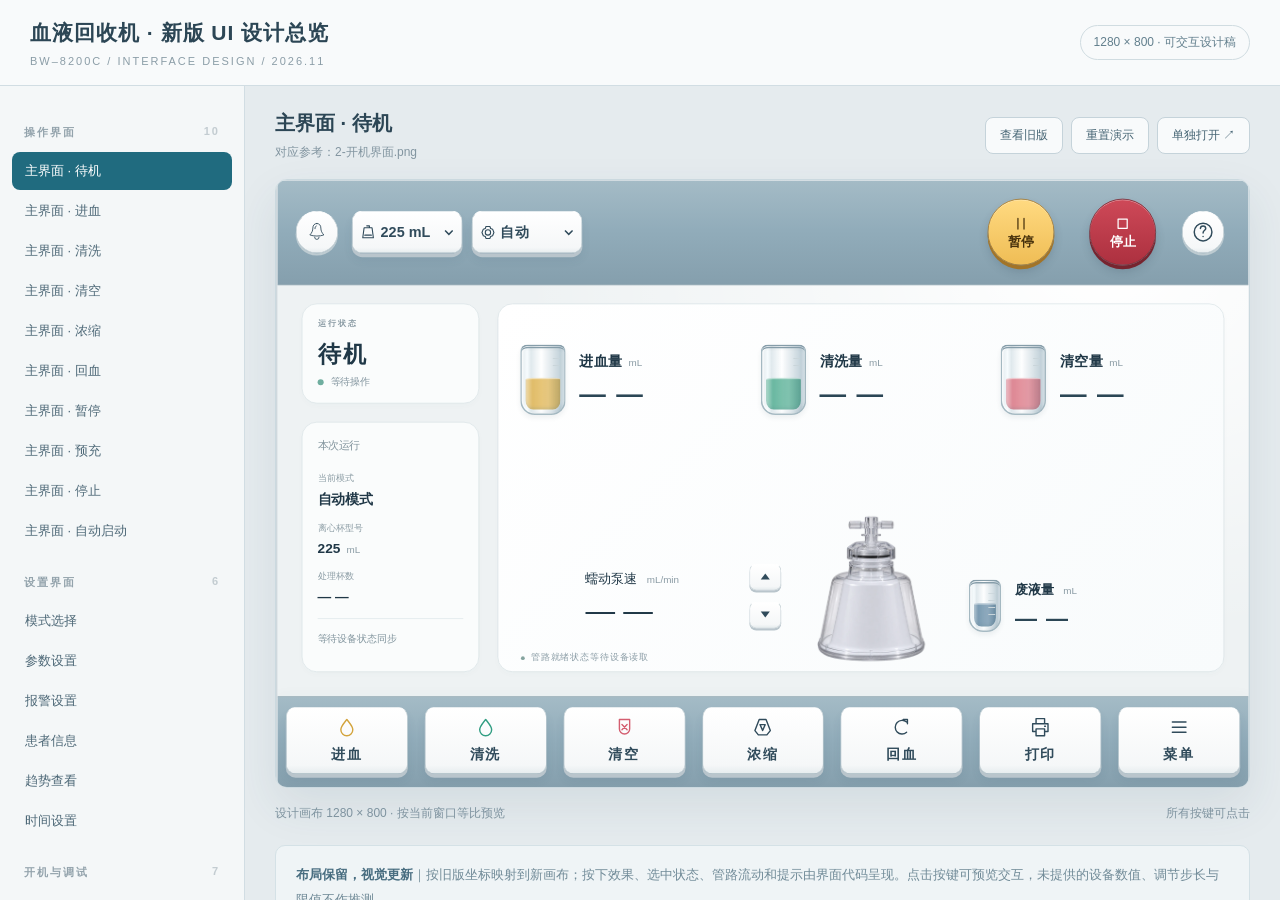
<file: index.html>
<!doctype html>
<html lang="zh-CN"><head><meta charset="utf-8"><meta name="viewport" content="width=device-width,initial-scale=1"><title>BW-8200C · UI 设计预览</title><script>const target=new URL('新版UI/设计总览.html',location.href);target.search=location.search;target.hash=location.hash;location.replace(target.href);</script></head><body><a href="新版UI/设计总览.html">打开全部界面预览</a></body></html>
</file>
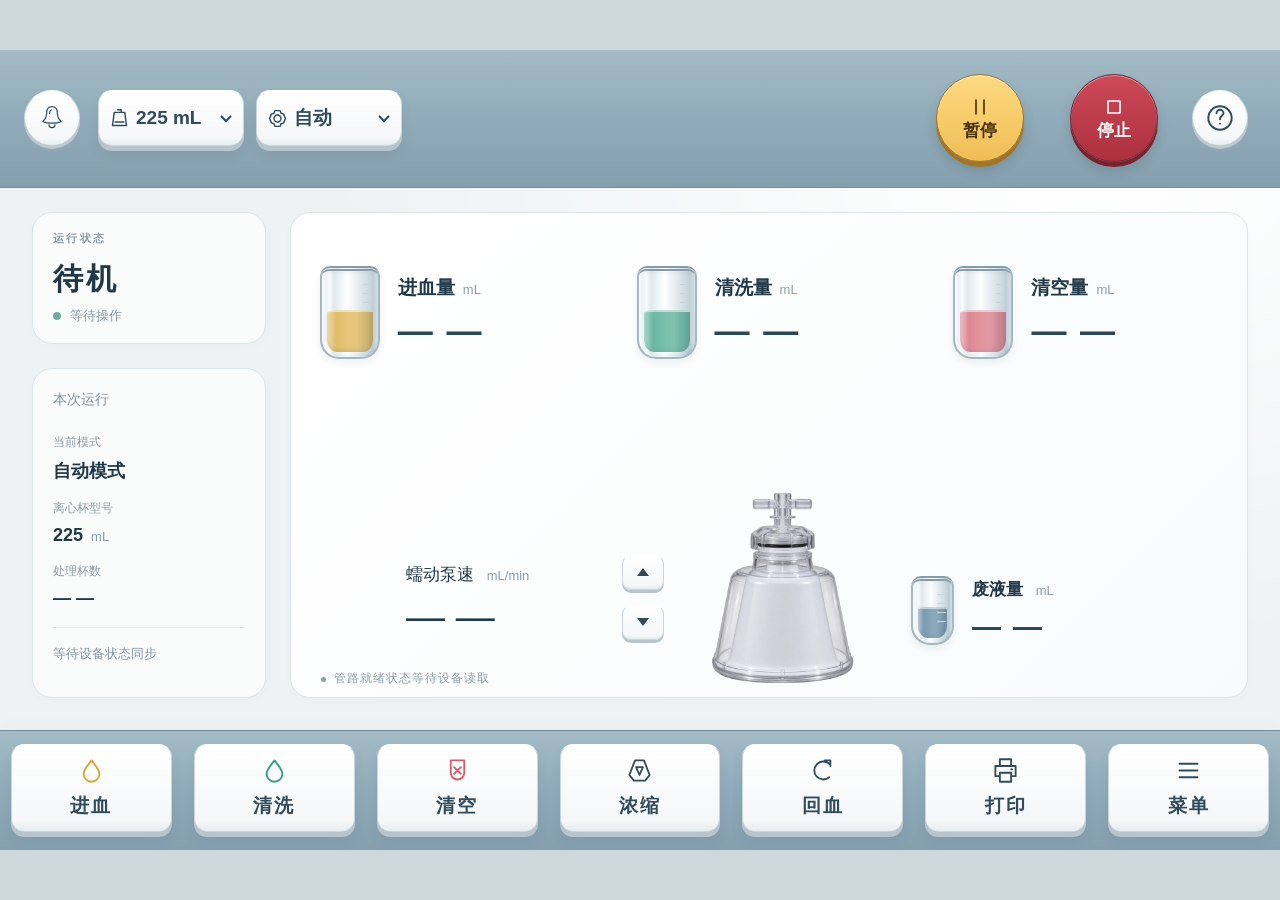
<file: 新版UI/index.html>
<!doctype html>
<html lang="zh-CN">
<head><meta charset="utf-8"><meta name="viewport" content="width=device-width,initial-scale=1"><title>BW-8200C · 血液回收系统</title><link rel="stylesheet" href="style.css"></head>
<body><div id="viewport"><main id="device" aria-label="血液回收机操作界面"></main></div><script src="data.js"></script><script src="app.js"></script></body>
</html>
</file>
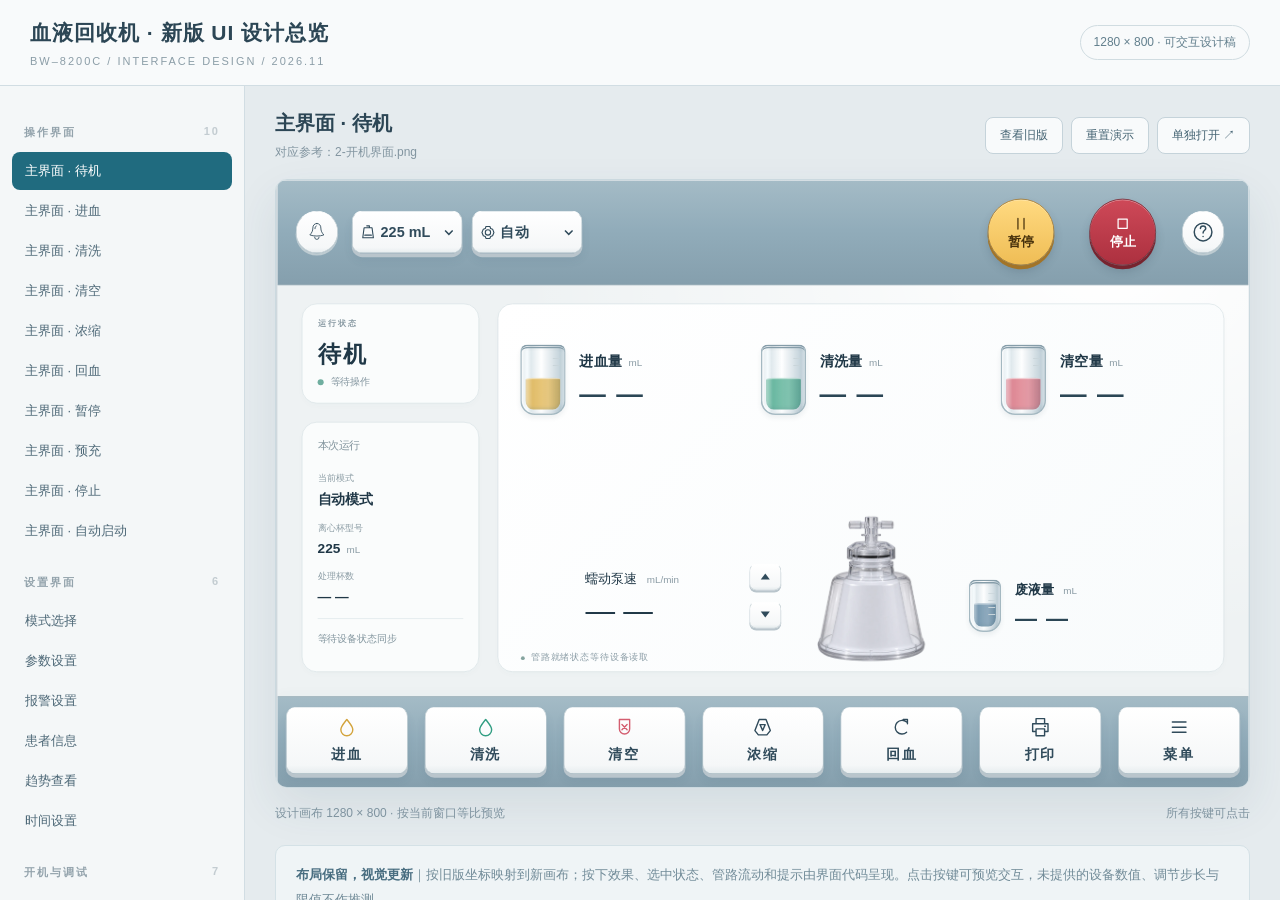
<file: 新版UI/设计总览.html>
<!doctype html><html lang="zh-CN"><head><meta charset="utf-8"><meta name="viewport" content="width=device-width,initial-scale=1"><title>BW-8200C · 新版 UI 设计总览</title><style>
*{box-sizing:border-box}body{margin:0;background:#e5ebee;color:#2c4655;font:14px 'PingFang SC','Microsoft YaHei',sans-serif}header{height:86px;padding:21px 30px;background:#f8fafb;border-bottom:1px solid #d1dde3;display:flex;align-items:center;justify-content:space-between}h1{font-size:21px;margin:0;letter-spacing:1px}header small{display:block;font-size:11px;letter-spacing:2px;color:#8b9da7;margin-top:8px}.tag{font-size:12px;color:#627f8d;border:1px solid #d0dce1;padding:8px 13px;border-radius:20px}.layout{display:grid;grid-template-columns:245px 1fr;height:calc(100vh - 86px)}aside{overflow:auto;background:#f4f7f8;padding:14px 12px;border-right:1px solid #d1dde3}aside h3{font-size:11px;letter-spacing:2px;color:#93a3ac;margin:25px 12px 12px}aside button{display:block;width:100%;border:0;padding:10px 13px;border-radius:8px;text-align:left;color:#4d6877;background:transparent;font:inherit;cursor:pointer;margin-bottom:2px;font-size:13px}aside button:hover{background:#e6eef1}aside button.active{background:#206b7f;color:#fff}.count{float:right;opacity:.5;font-size:11px}.content{overflow:auto;padding:24px 30px}.toolbar{display:flex;justify-content:space-between;align-items:center;margin-bottom:18px;gap:12px}.toolbar h2{font-size:20px;margin:0}.toolbar p{color:#8295a0;font-size:12px;margin:7px 0 0}.actions{display:flex;gap:8px}.actions button,.actions a{background:#f8fafb;border:1px solid #c5d3da;color:#466574;padding:9px 14px;border-radius:8px;cursor:pointer;font:inherit;font-size:12px;text-decoration:none}.actions button.active{background:#d0e3e9;border-color:#75a4b5}.frame-wrap{position:relative;width:100%;aspect-ratio:1280/800;box-shadow:0 18px 45px #294a5b18;border-radius:12px;overflow:hidden;border:1px solid #cbd9df;background:#fff}iframe{width:100%;height:100%;border:0;display:block}.old{position:absolute;inset:0;width:100%;height:100%;display:none}.old img{width:100%;height:100%;object-fit:fill}.legend{display:flex;justify-content:space-between;font-size:12px;color:#8296a2;margin-top:17px}.note{margin-top:23px;padding:17px 20px;background:#eff4f6;border:1px solid #d4e1e6;border-radius:10px;font-size:13px;color:#718b98;line-height:1.9}.note strong{color:#486d80}select{font:inherit;color:#466574;border:1px solid #c5d3da;border-radius:7px;padding:7px;max-width:280px;background:#f8fafb}#noticeControls{display:none;margin-bottom:14px}footer{font-size:11px;letter-spacing:1px;color:#9aabb4;margin-top:22px}@media(max-width:850px){.layout{grid-template-columns:185px 1fr}.content{padding:18px 14px}.actions{flex-wrap:wrap}.toolbar{align-items:flex-start}.tag{display:none}}
</style></head><body><header><div><h1>血液回收机 · 新版 UI 设计总览</h1><small>BW–8200C / INTERFACE DESIGN / 2026.11</small></div><div class="tag">1280 × 800 · 可交互设计稿</div></header><div class="layout"><aside id="sidebar"></aside><section class="content"><div class="toolbar"><div><h2 id="title"></h2><p id="source"></p></div><div class="actions"><button id="compare">查看旧版</button><button id="reload">重置演示</button><a id="open" target="_blank">单独打开 ↗</a></div></div><div id="alarmControls" hidden style="margin-bottom:14px"><label>报警样式 <select id="alarmStyle"><option value="banner">顶栏条幅</option><option value="modal">原版弹窗（留存）</option></select></label></div><div id="noticeControls"><label>运行提示内容 <select id="noticeSelect"></select></label></div><div class="frame-wrap"><iframe id="preview" title="新版界面交互预览"></iframe><div class="old" id="old"><img id="oldImage" alt="旧版参考界面按比例映射到1280×800"></div></div><div class="legend"><span>设计画布 1280 × 800 · 按当前窗口等比预览</span><span id="kind">所有按键可点击</span></div><div class="note" id="note"></div><footer>本地离线设计预览 · 未连接医疗设备 · 未提供的参数显示为 — —</footer></section></div><script src="data.js"></script><script>
const data=window.UI_DATA,items=[...data.pages,...data.alarms.map(a=>({id:'alarm-'+a.id,title:a.name,group:'报警通知 · '+(a.level==='critical'?'红色':'琥珀色'),old:'47-报警切图.png',alarm:a.id}))];let current=items[0],showOld=false;const $=id=>document.getElementById(id);let groups=[...new Set(items.map(p=>p.group))];$('sidebar').innerHTML=groups.map(g=>'<h3>'+g+'<span class="count">'+items.filter(p=>p.group===g).length+'</span></h3>'+items.filter(p=>p.group===g).map(p=>'<button data-id="'+p.id+'">'+p.title+'</button>').join('')).join('');$('noticeSelect').innerHTML=data.messages.map((m,i)=>'<option value="'+i+'">'+m+'</option>').join('');function url(){return 'index.html?'+(current.alarm?'screen=main&alarm='+current.alarm+($('alarmStyle').value==='modal'?'&alarmStyle=modal':''):'screen='+current.id)+(current.id==='notice'?'&message='+$('noticeSelect').value:'')};function select(id){current=items.find(p=>p.id===id)||items[0];showOld=false;$('old').style.display='none';$('compare').textContent='查看旧版';$('compare').classList.remove('active');$('title').textContent=current.title;$('source').textContent='对应参考：'+current.old;$('alarmControls').hidden=!current.alarm;$('preview').src=url();$('open').href=url();$('oldImage').src='../旧版参考/'+current.old;$('noticeControls').style.display=current.id==='notice'?'block':'none';$('note').innerHTML=current.alarm?'<strong>报警通知</strong>｜顶栏条幅显示报警名称和待确认数量。可切换至原版弹窗查看说明预留区。确认代表已读；故障是否解除由设备状态决定。报警编号仅用于设计稿索引，不是设备故障码。':current.group==='帮助与视频'?'<strong>帮助资料</strong>｜内容与照片来自旧版文件。旧文案中的“继续”“半自动”等表述与主界面存在不一致，本稿保留原文供后续核对。视频素材未提供，已保留播放器与全部原有按键。':current.id==='debug'||current.id==='debugDetail'?'<strong>调试页面</strong>｜保留原有按键及可见数值。旧版未提供调试入口，当前由设计总览进入；实际产品入口待确认。':'<strong>布局保留，视觉更新</strong>｜按旧版坐标映射到新画布；按下效果、选中状态、管路流动和提示由界面代码呈现。点击按键可预览交互，未提供的设备数值、调节步长与限值不作推测。';document.querySelectorAll('[data-id]').forEach(b=>b.classList.toggle('active',b.dataset.id===current.id));history.replaceState(null,'','#'+current.id)}$('sidebar').onclick=e=>{const b=e.target.closest('[data-id]');if(b)select(b.dataset.id)};$('compare').onclick=()=>{showOld=!showOld;$('old').style.display=showOld?'block':'none';$('compare').textContent=showOld?'返回新版':'查看旧版';$('compare').classList.toggle('active',showOld)};$('reload').onclick=()=>{$('preview').src=url()};$('alarmStyle').onchange=$('noticeSelect').onchange=()=>{$('preview').src=url();$('open').href=url()};select(location.hash.slice(1)||'main');
</script></body></html>
</file>
<file: 新版UI/style.css>
@font-face{font-family:DeviceSans;src:local('PingFang SC'),local('Noto Sans CJK SC'),local('Microsoft YaHei')}*{box-sizing:border-box}html,body{margin:0;width:100%;height:100%;overflow:hidden}body{background:#cfd8dd;color:#203847;font-family:DeviceSans,'PingFang SC','Hiragino Sans GB','Microsoft YaHei',sans-serif;-webkit-font-smoothing:antialiased}button,input{font:inherit}button{cursor:pointer;touch-action:manipulation;-webkit-tap-highlight-color:transparent}button:focus-visible,input:focus-visible{outline:3px solid #247d99;outline-offset:4px}button:disabled{cursor:default;opacity:.42}#viewport{width:100%;height:100%;display:flex;align-items:center;justify-content:center}#device{position:relative;flex:none;width:1280px;height:800px;overflow:hidden;transform-origin:center;background:radial-gradient(ellipse at 85% 15%,#fff 0,transparent 50%),#eef2f3}.pos{position:absolute}.key{border:1px solid #ccd6da;border-top-color:#fff;border-radius:14px;background:linear-gradient(180deg,#fff 0%,#f5f7f8 88%,#e7edef 100%);box-shadow:0 5px 0 #b9c5cc,0 9px 13px #304c6017,inset 0 1px 0 #fff;color:#304b5b;font-weight:600;display:flex;align-items:center;justify-content:center;gap:10px;transition:transform .12s,box-shadow .12s,background .15s;user-select:none}.key:hover{background:linear-gradient(#fff,#eaf2f5);border-color:#a5bac5}.key:active,.key.pressed{transform:translateY(4px);box-shadow:0 1px 0 #a8b8c0,inset 0 2px 6px #24475a1a}.key.selected{background:linear-gradient(155deg,#24798c,#125569);border-color:#1b667b;color:white;box-shadow:0 5px 0 #0a4256,0 8px 15px #0c506a24,inset 0 1px 0 #ffffff40}.key.primary{color:white;background:linear-gradient(#327f91,#1b6277);border-color:#1f697d;box-shadow:0 5px 0 #104a5d,0 8px 12px #194e611b,inset 0 1px 0 #ffffff40}.key.danger{color:#fff;background:linear-gradient(#e3656e,#cf4656);border-color:#cc4b59;box-shadow:0 5px 0 #9e3443,0 8px 12px #9e34431c,inset 0 1px 0 #ffffff44}.key.soft-danger{color:#ba4554;background:linear-gradient(#fff8f7,#fbe7e7);box-shadow:0 5px 0 #d7b7bb,0 8px 12px #5a23300a;border-color:#e6ced2}.icon{width:26px;height:26px;display:inline-block;flex-shrink:0;vertical-align:middle;fill:none;stroke:currentColor;stroke-width:1.65;stroke-linecap:round;stroke-linejoin:round}.topbar{position:absolute;inset:0 0 auto;height:78px;background:#f8fafb;border-bottom:1px solid #dce4e7}.brand{position:absolute;left:36px;top:17px;display:flex;gap:13px;align-items:center}.brand-mark{width:37px;height:37px;border-radius:12px;background:#1d667b;display:grid;place-items:center;color:#fff;box-shadow:inset 0 1px 0 #ffffff40}.brand-name{font-size:20px;font-weight:750;letter-spacing:3px}.brand small{display:block;font-size:9px;letter-spacing:1.7px;color:#81939c;margin-top:3px}.device-name{position:absolute;left:377px;top:29px;font-size:13px;color:#83969f;letter-spacing:2px}.top-action{font-size:18px;border-radius:50%;flex-direction:column;gap:0}.top-action .icon{width:20px;height:20px}.top-action span{font-size:15px}.help-key{border-radius:50%;box-shadow:0 3px 0 #bdcbd1}.page-heading{position:absolute;left:32px;top:87px;right:32px;height:47px;border-bottom:1px solid #d8e2e5;display:flex;align-items:flex-start;gap:17px}.page-heading h1{margin:0;font-size:25px;letter-spacing:1px;font-weight:700}.page-heading .en{font-size:11px;letter-spacing:2px;color:#8b9da5;padding-top:13px}.page-heading .hint{margin-left:auto;color:#81959f;font-size:13px;padding-top:9px}.panel{background:#fafcfc;border:1px solid #dce5e7;border-radius:20px;box-shadow:0 3px 8px #34556a05}.eyebrow{font-size:11px;letter-spacing:2.4px;color:#8a9ba4;font-weight:600}.muted{color:#81939d}.nav{position:absolute;left:0;right:0;top:680px;height:120px;display:grid;grid-template-columns:repeat(7,1fr);gap:14px;padding:13px 17px 18px;background:linear-gradient(#e3e9ec,#edf1f3);border-top:1px solid #d0dce1;box-shadow:0 -4px 15px #34556a06}.nav .key{position:relative;flex-direction:column;gap:9px;font-size:19px;letter-spacing:2px;border-radius:13px}.nav .icon{width:27px;height:27px}.nav .active-mark{position:absolute;top:9px;right:12px;width:5px;height:5px;border-radius:100%;background:#7dd9c4}.nav .stage-feed .icon{color:#d3a43d}.nav .stage-wash .icon{color:#329e83}.nav .stage-empty .icon{color:#d45e70}.nav .selected .icon{color:#fff}.main-strip{position:absolute;top:80px;left:33px;height:48px;display:flex;align-items:center;gap:12px}.pill{border-radius:13px;background:#e4eaed;border:1px solid #d1dce0;padding:5px;display:flex;align-items:center;gap:10px;color:#3a5665;font-size:17px;height:48px}.pill .key{height:35px;border-radius:9px;font-size:16px;padding:0 12px;box-shadow:0 3px 0 #bbc8ce}.pill strong{padding-left:10px;min-width:91px}.pill .icon{width:20px}.status-panel{padding:18px 20px}.status-name{font-size:30px;font-weight:650;margin-top:13px;letter-spacing:3px}.status-dot{display:inline-block;width:8px;height:8px;border-radius:50%;background:#6fae9f;margin-right:9px}.status-sub{font-size:13px;color:#83959f;margin-top:7px}.side-detail{padding:22px 20px}.side-detail h3{font-size:14px;margin:0 0 25px;font-weight:500;color:#80939c}.side-detail dl{margin:0}.side-detail dt{font-size:12px;color:#8b9ca4;margin-top:21px}.side-detail dd{font-size:18px;font-weight:600;margin:8px 0 0}.side-note{border-top:1px solid #e0e8eb;margin-top:26px;padding-top:20px;font-size:13px;line-height:1.9;color:#82959e}.flow-panel{overflow:hidden;background:linear-gradient(135deg,#ffffff,#f8fbfc)}.metric{display:flex;align-items:center;gap:18px}.metric h3{font-size:19px;font-weight:600;margin:0 0 10px}.metric .reading{font-family:'Avenir Next','Arial',sans-serif;font-size:35px;letter-spacing:2px;font-weight:600;color:#2b4655}.unit{font-size:13px;color:#8a9ba4;letter-spacing:0;margin-left:8px;font-weight:400}.vessel{height:93px;width:60px;position:relative;background:linear-gradient(90deg,#f7fafb,#fff);border:2px solid #cad8df;border-top:4px solid #aabdc6;border-radius:6px 6px 20px 20px;overflow:hidden;box-shadow:inset 3px 0 0 white,0 5px 10px #183c4b08;flex-shrink:0}.vessel:after{content:'';position:absolute;bottom:5px;left:5px;right:5px;height:47%;border-radius:6px 6px 14px 14px;background:var(--liquid);opacity:.85}.vessel:before{content:'';position:absolute;right:6px;top:13px;width:9px;height:35px;background:repeating-linear-gradient(to bottom,#c9d5da 0 1px,transparent 1px 9px);z-index:2}.flow-lines{position:absolute;inset:0;width:100%;height:100%}.pipe-base{fill:none;stroke:#e3eaed;stroke-width:7;stroke-linecap:round}.pipe-flow{fill:none;stroke:var(--flow);stroke-width:5;stroke-linecap:round;stroke-dasharray:7 13;animation:flow 1s linear infinite}.paused .pipe-flow{animation-play-state:paused}.bowl{position:absolute;left:394px;top:305px;width:195px;height:195px}.bowl svg{width:100%;height:100%}.pump-reading{position:absolute;left:115px;top:382px}.pump-reading h3{font-size:17px;font-weight:500;margin:0 0 9px}.pump-reading strong{font:500 39px 'Avenir Next',sans-serif}.flow-status{position:absolute;left:30px;top:505px;color:#8b9da6;font-size:12px;letter-spacing:1px}.flow-status i{display:inline-block;width:5px;height:5px;background:#85a49f;border-radius:50%;margin-right:8px}.mode-caption{position:absolute;text-align:center;width:190px;font-size:22px;font-weight:650}.mode-caption small{display:block;margin-top:10px;font-size:11px;letter-spacing:2px;color:#8b9ea6;font-weight:400}.mode-card{border-radius:20px}.mode-card .icon{width:49px;height:49px;stroke-width:1.4}.mode-note{position:absolute;top:506px;left:194px;color:#81949e;font-size:15px;width:750px;line-height:1.8}.mode-note strong{color:#2f6e80;font-weight:500}.parameter{padding:17px 18px;display:block;text-align:left;border-radius:17px}.parameter .name{font-size:19px;font-weight:600;display:block}.parameter .value{position:absolute;bottom:20px;left:18px;font:500 35px 'Avenir Next',sans-serif;letter-spacing:2px}.parameter .unit{position:absolute;bottom:20px;right:18px;font-size:13px}.parameter.selected .unit,.parameter.selected .eyebrow{color:#acd0db}.parameter .tag{position:absolute;right:14px;top:18px;width:6px;height:6px;border-radius:50%;background:#8ca7b3}.parameter.selected .tag{background:#9ee6ce}.arrow .icon{width:37px;height:37px;fill:currentColor;stroke:none}.form-caption{position:absolute;left:40px;top:158px;color:#8899a2;font-size:13px;letter-spacing:1px}.adjust-info{position:absolute;left:881px;top:155px;font-size:13px;color:#81959d}.form-label{position:absolute;font-size:19px;font-weight:550;display:flex;align-items:center}.input{position:absolute;border:1px solid #cbd9df;border-radius:10px;background:#e8eff2;box-shadow:inset 0 2px 4px #23495b0c;color:#274e61;font-size:20px;padding:0 15px;outline:none}.input:focus,.input.active{border:2px solid #39889a;background:#f7fcfd}.keyboard-key{font:600 23px 'Avenir Next',sans-serif;border-radius:12px}.keyboard-key.chinese{font-family:inherit;font-size:19px}.field-hint{position:absolute;font-size:11px;color:#82969e}.time-unit{position:absolute;font-size:20px;color:#718792}.time-key{font:500 34px 'Avenir Next',sans-serif;letter-spacing:2px}.table{position:absolute;left:32px;top:147px;width:1216px;border-collapse:separate;border-spacing:0;background:#fafcfc;border:1px solid #dce5e8;border-radius:17px;overflow:hidden;font-size:18px}.table th{height:63px;background:#e2eaee;color:#436170;font-size:16px;text-align:left;font-weight:600}.table td{height:57px;border-bottom:1px solid #e6edef;color:#526b79}.table th:first-child,.table td:first-child{padding-left:40px;width:28%}.table th:nth-child(2){width:28%}.table tr:last-child td{border:0}.table .empty-value{color:#a0afb7}.page-counter{position:absolute;top:612px;left:566px;font-size:13px;color:#8b9ca4}.boot{background:radial-gradient(ellipse at 70% 20%,#e9f3f5,transparent 60%),#eff3f4;position:absolute;inset:0}.boot-art{position:absolute;right:80px;top:100px;width:510px;height:510px;border:1px solid #d4e3e7;border-radius:50%;box-shadow:0 0 0 48px #ffffff60,0 0 0 49px #dce7eb,0 0 0 96px #ffffff30,0 0 0 97px #e2eaed}.boot-art:after{content:'';position:absolute;inset:65px;border:1px solid #c3d8df;border-radius:50%;box-shadow:inset 0 1px 25px #97bbc422}.boot-art svg{position:absolute;left:156px;top:140px;width:200px;height:240px;color:#21697e}.boot-title{position:absolute;left:86px;top:271px}.boot-title .eyebrow{color:#577a8b}.boot-title h1{font-size:56px;letter-spacing:2px;font-weight:650;margin:18px 0 12px}.boot-title h2{font-size:28px;letter-spacing:5px;font-weight:450;margin:0}.boot-title p{font-size:11px;letter-spacing:3px;color:#88a0ac;margin-top:24px}.boot-footer{position:absolute;inset:688px 0 0;background:#e2eaed;border-top:1px solid #d5e0e5}.boot .brand{left:86px;top:65px}.self-title{position:absolute;top:130px;left:80px;font-size:38px;font-weight:600}.self-state{position:absolute;top:274px;left:80px;font-size:22px;color:#376a7b;display:flex;gap:13px;align-items:center}.progress-track{position:absolute;left:80px;top:384px;width:1120px;height:12px;background:#d8e4e9;border-radius:10px;overflow:hidden}.progress-fill{height:100%;width:0;background:#247f8b;border-radius:10px;transition:width .4s}.self-list{position:absolute;left:80px;top:445px;right:80px;display:flex;gap:12px}.self-item{flex:1;padding:19px 8px;text-align:center;border:1px solid #d5e1e5;background:#f9fbfc;border-radius:12px;font-size:13px;color:#69818f}.self-item .icon{display:block;margin:0 auto 12px;width:22px;height:22px;color:#82b2a7}.self-note{position:absolute;left:80px;top:578px;color:#8aa0aa;font-size:13px}.debug-table{position:absolute;left:48px;top:155px;width:848px;padding:20px 45px}.debug-row{display:grid;grid-template-columns:1fr 160px 160px;align-items:center;height:45px;font-size:18px;border-bottom:1px solid #e8eef0}.debug-row:last-child{border:0}.debug-row span:not(:first-child){color:#538296;font:600 20px 'Avenir Next',sans-serif;text-align:center}.debug-title{position:absolute;font-size:22px;font-weight:600;text-align:center}.debug-key{font-size:38px}.debug-key .icon{width:42px;height:42px}.debug-bottom{flex-direction:column;font-size:20px;gap:13px}.debug-secondary .detail-heading{position:absolute;left:64px;top:60px;font-size:28px}.debug-secondary .detail-empty{position:absolute;left:64px;top:145px;width:1150px;height:410px;border:1px solid #d9e4e8;border-radius:20px;background:#f8fbfc;padding:40px;color:#8b9fa9}.help-content{position:absolute;left:40px;top:154px;width:1025px;height:602px;color:#47616e;font-size:16px;line-height:1.75;overflow:auto;padding-right:20px}.help-content h3{font-size:19px;margin:0 0 12px;color:#315565}.help-content p{margin:8px 0}.help-content ol{margin:0;padding-left:27px}.help-content li{padding:0 0 10px 7px}.help-content strong{color:#246e83;font-weight:600}.help-content .callout{padding:13px 20px;background:#e4edf0;border-left:3px solid #468697;border-radius:0 10px 10px 0;margin:0 0 16px;font-size:15px}.help-photos{display:flex;gap:25px;align-items:flex-start;margin-top:15px}.help-photos figure{margin:0;text-align:center}.help-photos img{height:132px;max-width:255px;object-fit:cover;border-radius:12px;border:1px solid #d1dee4}.help-photos figcaption{font-size:12px;margin-top:5px;color:#8b9da6}.help-counter{position:absolute;right:48px;top:161px;font-size:13px;color:#8a9da6;letter-spacing:2px}.video-screen{position:absolute;inset:0 0 120px;background:#142b39;display:grid;place-items:center;color:#8eabb7;text-align:center}.video-screen .icon{width:62px;height:62px;stroke-width:1}.video-screen h2{font-size:23px;font-weight:450;letter-spacing:3px;color:#dbe7ec}.video-screen p{font-size:14px}.video-screen video{position:absolute;width:100%;height:100%;object-fit:contain}.overlay{position:absolute;inset:0;z-index:20;display:flex;align-items:center;justify-content:center;background:#18354775;backdrop-filter:blur(7px)}.dialog{position:relative;width:660px;background:#f7fafb;border:1px solid #fff9;border-radius:26px;box-shadow:0 36px 100px #0b263658,0 1px 0 #fff inset;padding:34px 38px 32px}.dialog-kicker{display:flex;align-items:center;justify-content:space-between;font-size:11px;letter-spacing:2px;color:#8b9ba4}.dialog h2{font-size:27px;letter-spacing:1px;margin:24px 0 16px;font-weight:650;line-height:1.5}.dialog p{font-size:17px;line-height:1.9;color:#708693;margin:0}.dialog .dialog-actions{display:flex;gap:16px;margin-top:30px;justify-content:flex-end}.dialog-actions .key{min-width:160px;height:57px;font-size:19px}.dialog .dialog-detail{border:1px dashed #ccdbe1;border-radius:14px;background:#edf3f5;padding:23px;margin-top:24px;color:#8a9fa8;min-height:118px}.dialog-detail small{display:block;margin-top:8px;font-size:13px;color:#9baeb7}.alarm-dialog{width:730px;padding:0;overflow:hidden;border-color:#f8eeee}.alarm-head{padding:22px 32px;background:#f8e6e8;border-bottom:1px solid #efd3d8;display:flex;justify-content:space-between;align-items:center;color:#b64456;font-size:13px;letter-spacing:2px}.alarm-body{padding:33px 36px 34px}.alarm-title{display:flex;gap:20px;align-items:center}.alarm-symbol{width:65px;height:65px;border:1px solid #f0c4cd;border-radius:19px;display:grid;place-items:center;color:#c44c60;background:#fbedef;flex-shrink:0}.alarm-symbol .icon{width:35px;height:35px}.alarm-title h2{margin:0;font-size:26px}.alarm-title small{display:block;color:#8fa1aa;font-size:12px;letter-spacing:2px;margin-top:9px}.alarm-dialog.warning .alarm-head{color:#9b712d;background:#f7efde;border-bottom-color:#ecdfbd}.alarm-dialog.warning .alarm-symbol{color:#af8137;border-color:#ebd6aa;background:#faf2e3}.alarm-dialog.info .alarm-head{color:#3c7d8f;background:#e5f0f3;border-bottom-color:#cfe2e7}.alarm-dialog.info .alarm-symbol{color:#3c7d8f;border-color:#cfe2e7;background:#e5f0f3}.alarm-meta{display:flex;justify-content:space-between;font-size:12px;color:#8b9ea7;margin-top:23px}.alarm-dialog .dialog-actions{justify-content:stretch;margin-top:26px}.alarm-dialog .dialog-actions .key{flex:1}.toast{position:absolute;z-index:40;left:50%;bottom:145px;transform:translateX(-50%);background:#203f4dee;color:#fff;border:1px solid #ffffff30;border-radius:12px;padding:16px 26px;font-size:16px;box-shadow:0 8px 25px #18374622;white-space:nowrap}.modal-options{display:flex;gap:18px;margin-top:25px}.modal-options .key{flex:1;height:95px;font-size:30px}.modal-options small{font-size:14px}.print-sheet{padding:25px;border:1px solid #dae4e8;background:white;margin-top:20px;border-radius:12px;font-size:15px;line-height:2;color:#5b7582}.print-sheet div{display:flex;justify-content:space-between;border-bottom:1px solid #ecf0f2}.monitor-note{position:absolute;right:30px;top:96px;font-size:11px;color:#95a5ad;letter-spacing:1px}.empty-centered{display:grid;place-items:center;height:100%;text-align:center}.status-help{line-height:1.8;font-size:13px;color:#859ba6}.alarm-mini{position:absolute;left:97px;top:26px;font-size:12px;letter-spacing:1px;color:#81969f}.no-motion *{animation:none!important;transition:none!important}@keyframes flow{to{stroke-dashoffset:-40}}@media(prefers-reduced-motion:reduce){*{animation:none!important;transition:none!important}}@media print{body{background:#fff}#viewport{display:block}#device{transform:scale(.8)!important;transform-origin:top left}.topbar,.nav,.dialog-actions,.toast{display:none}.overlay{background:#fff;backdrop-filter:none}.dialog{box-shadow:none;border:0}.dialog-kicker{display:none}}

/* Grid cell centers exactly follow the seven original navigation columns. */
.nav{gap:0;padding:13px 0 18px}.nav .key{margin:0 11px}.strip-key{font-size:17px;border-radius:12px;box-shadow:0 3px 0 #b8c7ce}.strip-key .icon{width:21px;height:21px}

.parameter .name{position:absolute;top:19px;left:18px}.side-detail dt{margin-top:17px}.side-note{margin-top:18px;padding-top:14px}.help-content{font-size:15.5px;line-height:1.65}.help-photos img{height:122px}.help-content li{padding-bottom:8px}.dialog:focus{outline:none}.speed-key{border-radius:9px;box-shadow:0 3px 0 #b9c5cc}.speed-key .icon{width:16px;height:16px}

/* 品牌布局基础；后续修订覆盖横版尺寸，报警使用按旧版重绘的SVG。 */
.brand{top:7px;left:36px}.brand-logo{display:block;width:auto;height:64px;object-fit:contain}.boot .brand{top:45px;left:86px}.boot .brand-logo{height:190px}.legacy-alarm-bell{object-fit:contain;border-radius:0}.alarm-symbol.original-symbol{background:transparent!important;border:none!important;border-radius:0}.original-symbol img{width:51px;height:51px;image-rendering:auto}.debug-secondary{position:absolute;inset:0}

/* 间距与对齐校准：顶部16px留白、主区24px间隔、面板上下齐平。 */
#device[data-page="main"] .cup-pill{left:32px!important;top:94px!important;width:316px!important;height:46px!important}
#device[data-page="main"] .strip-key[data-action="cup"]{left:186px!important;top:94px!important;width:162px!important;height:46px!important}
#device[data-page="main"] .mode-pill{left:372px!important;top:94px!important;width:282px!important;height:46px!important}
#device[data-page="main"] .strip-key[data-action="go:mode"]{left:516px!important;top:94px!important;width:138px!important;height:46px!important}
#device[data-page="main"] .monitor-note{top:109px;right:32px}
#device[data-page="main"] .status-panel{left:32px!important;top:162px!important;width:234px!important;height:132px!important}
#device[data-page="main"] .side-detail{left:32px!important;top:318px!important;width:234px!important;height:330px!important}
#device[data-page="main"] .flow-panel{left:290px!important;top:162px!important;width:958px!important;height:486px!important}
#device[data-page="main"] .bowl{top:278px}
#device[data-page="main"] .pump-reading{top:350px}
#device[data-page="main"] .waste-reading{top:363px!important}
#device[data-page="main"] .flow-status{top:457px}
#device[data-page="main"] .speed-key[data-action="speed-adjust:1"]{top:342px!important}
#device[data-page="main"] .speed-key[data-action="speed-adjust:-1"]{top:392px!important}

/* Revision: horizontal brand, anchor-based motion, clear table toolbar, balanced form. */
.brand{left:32px;top:14px}.brand-logo{height:50px;width:auto}.home-brand{left:288px}
.boot .brand{left:80px;top:38px}.boot .brand-logo{height:80px}.device-name{left:300px}
.alarm-symbol.original-symbol .legacy-alarm-symbol{width:51px;height:51px;stroke:none}.legacy-alarm-bell{stroke:none}
.flow-lines{pointer-events:none;overflow:visible}.pipe-flow{stroke-dasharray:6 14;animation:flow 1.2s linear infinite}.pipe-flow.reverse{animation-direction:reverse}
.cup-activity{position:absolute;inset:0;pointer-events:none}.cup-cycle{transform-origin:98px 137px;animation:cup-cycle 2.4s ease-in-out infinite;opacity:.5}
.paused .pipe-flow,.paused .cup-cycle{animation-play-state:paused}
@keyframes cup-cycle{0%,100%{opacity:.25;transform:scale(.9,1)}50%{opacity:.75;transform:scale(1,.8)}}
#device[data-page="trend"] .table{top:214px}.table th{height:52px}.table td{height:52px}
.trend-print{font-size:17px;gap:10px}.trend-print .icon{width:22px;height:22px}
.patient-form{position:absolute;left:32px;top:154px;width:1216px;height:170px;border-radius:18px}
#device[data-page="patient"] .form-label{font-size:18px;justify-content:flex-start}
#device[data-page="patient"] .field-hint{font-size:11px}

/* 本轮：品牌只在菜单（模式选择）页；顶栏按钮使用真实等宽等高。 */
.device-name{left:32px}#device[data-page="mode"] .device-name{left:300px}
.top-action{width:72px!important;height:72px!important;top:3px!important;border-radius:50%;aspect-ratio:1}
.top-action[data-action="pause"]{left:944px!important}.top-action[data-action="stop"]{left:1078px!important}
.help-key[data-action="help"]{width:44px!important;height:44px!important;top:17px!important;left:1200px!important;border-radius:50%;aspect-ratio:1}
.help-key[data-action="alarm-open"]{width:52px!important;height:52px!important;top:13px!important;left:24px!important;border-radius:50%;aspect-ratio:1}
#device[data-page="main"] .cup-pill{width:208px!important}
#device[data-page="main"] .strip-key[data-action="cup"]{left:128px!important;width:112px!important}
#device[data-page="main"] .mode-pill{left:256px!important;width:208px!important}
#device[data-page="main"] .strip-key[data-action="go:mode"]{left:352px!important;width:112px!important}
.pill strong{display:flex;align-items:center;gap:6px;min-width:0;padding-left:10px;white-space:nowrap}

/* 顶栏容纳完整键帽与阴影，所有操作控件在同一横向区域内。 */
.topbar{height:138px}
.top-action{width:88px!important;height:88px!important;top:24px!important}
.top-action[data-action="pause"]{left:936px!important}.top-action[data-action="stop"]{left:1070px!important}
.top-action .icon{width:24px;height:24px}.top-action span{font-size:17px}
.help-key[data-action="help"]{width:56px!important;height:56px!important;top:40px!important;left:1192px!important}
.help-key[data-action="alarm-open"]{width:56px!important;height:56px!important;top:40px!important;left:24px!important}
.help-key[data-action="help"] .icon,.help-key[data-action="alarm-open"] .icon{width:28px;height:28px}
#device[data-page="main"] .cup-pill{left:112px!important;top:40px!important;height:56px!important}
#device[data-page="main"] .strip-key[data-action="cup"]{left:208px!important;top:40px!important;height:56px!important}
#device[data-page="main"] .mode-pill{left:336px!important;top:40px!important;height:56px!important}
#device[data-page="main"] .strip-key[data-action="go:mode"]{left:432px!important;top:40px!important;height:56px!important}
.page-heading{top:48px;height:44px;border-bottom:0}
.page-heading .hint{position:absolute;left:0;top:48px;padding-top:0;margin-left:0}
#device[data-page="mode"] .page-heading{top:87px;height:40px}

/* 调试工作台与参数二级页：紧凑标题栏、分组操作和统一触控按键 */
.service-header{position:absolute;left:0;top:0;width:1280px;height:96px;background:#f8fafb;border-bottom:1px solid #dce4e7}
.service-heading{position:absolute;left:32px;top:28px;height:40px;display:flex;align-items:center;gap:16px}.service-heading>.icon{width:28px;height:28px;color:#437486}.service-heading h1{font-size:28px;font-weight:650;letter-spacing:1px;margin:0;line-height:40px}
.service-key{font-size:20px;border-radius:14px}.service-key .icon{width:26px;height:26px}.service-key.arrow .icon{width:28px;height:28px}.service-tile{gap:12px;font-size:19px}.service-stage{flex-direction:column;gap:9px}.service-stage .icon{width:28px;height:28px}.service-motor{font-size:30px}
.service-status{position:absolute;left:32px;top:128px;width:800px;height:448px;padding:0 24px}.service-section-title{height:64px;display:flex;align-items:center;justify-content:space-between;font-size:21px;font-weight:600;color:#304b5b}.service-section-title>span{font:500 14px 'Avenir Next',sans-serif;color:#8298a3;letter-spacing:1px}
.service-readings{border-top:1px solid #dce5e7}.service-status-row{height:40px;display:grid;grid-template-columns:1fr 160px 160px;align-items:center;font-size:18px;border-bottom:1px solid #e8eef0}.service-status-row:last-child{border-bottom:0}.service-status-row>span:not(:first-child){font:600 21px 'Avenir Next',sans-serif;letter-spacing:1px;text-align:center;color:#538296}
.service-group{position:absolute;left:856px;width:392px;padding:22px 24px}.service-group h2,.service-process h2{margin:0;font-size:21px;font-weight:600;line-height:28px}.system-group{top:128px;height:176px}.mode-group{top:328px;height:176px}.motor-group{top:528px;height:240px}.service-process{position:absolute;left:32px;top:600px;width:800px;height:168px;padding:20px 24px}
.service-projects{position:absolute;left:32px;top:128px;width:336px;height:640px;padding:0 24px}.service-project-list{display:flex;flex-direction:column;gap:12px}.service-project{height:60px;display:flex;align-items:center;gap:14px;border:1px solid transparent;border-radius:12px;padding:0 14px;font-size:18px;color:#6d8490}.service-number{font:500 14px 'Avenir Next',sans-serif;color:#94a8b1}.service-project.is-current{color:#245f72;background:#e7f0f3;border-color:#cadfe6;font-weight:600}.service-project.is-current .service-number{color:#447f90}.service-project>.icon{width:20px;height:20px;margin-left:auto;color:#377e8e}
.service-value{position:absolute;left:392px;top:128px;width:856px;height:464px;padding:28px 32px}.service-value-label{font-size:15px;color:#8297a1}.service-value h2{margin:12px 0 24px;font-size:30px;font-weight:600;line-height:42px}.service-value-well{height:200px;border:1px solid #d8e4e8;border-radius:16px;background:#edf3f5;padding:22px 28px}.service-value-caption{font-size:15px;color:#7d949f}.service-value-reading{font:500 64px 'Avenir Next',sans-serif;line-height:82px;letter-spacing:3px;color:#315c70}.service-value-reading>span{font-size:18px;font-weight:400;letter-spacing:0;color:#8ba0aa;margin-left:18px}.service-value-well p{margin:6px 0 0;font-size:14px;color:#8197a2}.service-adjust-label{position:absolute;left:32px;bottom:60px;font-size:19px;color:#476979}.service-confirm{position:absolute;left:392px;top:616px;width:856px;height:152px;padding:32px}.service-confirm>span{display:block;font-size:20px;font-weight:600;color:#375766}.service-confirm p{margin:12px 0 0;font-size:15px;color:#8398a3}

/* 标题仅展示文字，不拦截同一顶栏中操作按键的点击。 */
.page-heading{pointer-events:none}

/* 设置类界面统一品牌区与标题位置，为右侧圆形按键保留区域。 */
#device[data-page="mode"] .page-heading,
#device[data-page="parameters"] .page-heading,
#device[data-page="alarmSettings"] .page-heading,
#device[data-page="patient"] .page-heading,
#device[data-page="trend"] .page-heading,
#device[data-page="time"] .page-heading{top:87px;height:40px;right:376px}
#device[data-page="time"] .page-heading .hint{left:auto;right:0;top:12px}

/* 同一块蓝灰色控制面板承托浅色键帽，上下栏共用材质。 */
#device{--rail:linear-gradient(180deg,#a4bbc6 0%,#91acba 48%,#859fad 100%)}
.topbar,.nav,.service-header,.boot-footer{background:var(--rail);border-color:#718d9c}
.page-heading .en,.page-heading .hint{color:#324f60}
.boot-footer~.pos:not(button){color:#283f4a!important}
.top-selectors{position:absolute;left:98px;top:40px;display:flex;gap:12px;z-index:10}
.top-selector{position:relative}
.selector-trigger{height:56px;width:146px;padding:0 14px;justify-content:flex-start;font-size:19px;gap:9px}
.selector-trigger .icon{width:21px;height:21px}
.selector-chevron{margin-left:auto;flex:none}
[aria-expanded="true"] .selector-chevron{transform:rotate(180deg)}
.option-list{position:absolute;left:0;top:68px;width:254px;border:1px solid #a4b8c1;background:#f8fbfc;border-radius:14px;box-shadow:0 12px 32px #183b4b45;padding:10px}
.option-list h3{margin:4px 8px 9px;font-size:14px;color:#496776}
.option,.option-actions button,.alarm-banner button{font:inherit;border:0;cursor:pointer}
.option{display:flex;justify-content:space-between;align-items:center;width:100%;height:44px;padding:0 12px;margin:2px 0;border-radius:7px;color:#294b5a;background:transparent;text-align:left}
.option[aria-pressed="true"]{background:#dcecf0;color:#135a70;font-weight:650}
.option:hover{background:#e8f0f3}.option .icon{width:18px;height:18px}
.option-list p{font-size:14px;line-height:1.55;color:#476372;margin:10px 8px}
.option-actions{display:flex;gap:8px;margin-top:10px;padding-top:10px;border-top:1px solid #d3dfe4}
.option-actions button{flex:1;height:42px;border-radius:8px;background:#e2ebef;color:#244555}
.option-actions button:last-child{background:#235e71;color:white}
.alarm-banner{position:absolute;z-index:30;left:422px;top:30px;width:486px;height:74px;display:flex;align-items:center;gap:12px;padding:8px 12px;border:1px solid #d8b07a;border-left:5px solid #b9630c;border-radius:12px;background:#fff3da;color:#6c3906;box-shadow:0 3px 7px #23445620}
.alarm-banner.critical{border-color:#d8a5aa;border-left-color:#bc3243;background:#fff0f1;color:#872334}
.alarm-banner .alarm-symbol{width:32px;height:32px;flex:none}
.alarm-banner .alarm-symbol .icon{width:32px;height:32px;stroke:none}
.alarm-banner [role="alert"]{flex:1;min-width:0}
.alarm-banner small{display:block;font-size:12px;line-height:18px;font-weight:600}
.alarm-banner strong{display:block;font-size:19px;line-height:24px}
.alarm-banner button{height:44px;min-width:58px;border:1px solid currentColor;border-radius:9px;background:#fff9;color:inherit;font-size:16px;font-weight:650}
.top-action.pause-key{--cap:#ffda81;--base:#efbd55;--rim:#a27428;--down:#daa137;color:#48320c}
.top-action.resume-key{--cap:#27816a;--base:#19644f;--rim:#0d4a3b;--down:#124d3e;color:#fff}
.top-action.danger,.dialog-actions [data-action="stop-apply"]{--cap:#ce4958;--base:#ac303f;--rim:#77242f;--down:#842431;color:#fff}
.key.top-action,.dialog-actions [data-action="stop-apply"]{background:linear-gradient(var(--cap),var(--base));border-color:var(--rim);box-shadow:0 5px 0 var(--rim),0 8px 12px #20364330,inset 0 1px 0 #fff7}
.key.top-action:active,.dialog-actions [data-action="stop-apply"]:active{background:var(--down);transform:translateY(4px);box-shadow:0 1px 0 var(--rim),inset 0 2px 5px #182e3640}
.cup-photo{display:block;width:100%;height:100%;object-fit:contain}
.vessel{border:2px solid #a4b8c1;border-top:5px double #869da9;border-radius:10px 10px 19px 19px;background:linear-gradient(90deg,#b8cbd461,#f6fbfd 13%,#e0e9ed 22%,#ffffff89 46%,#c3d2da 91%,#edf4f8);box-shadow:inset 2px 0 2px #fffc,inset -3px 0 4px #5878882e,0 4px 7px #1c384512}
.vessel:after{background:linear-gradient(90deg,#ffffff73,transparent 20%,#ffffff25 65%,#25445433),var(--liquid);border-top:2px solid #ffffff86;box-shadow:inset 0 -3px 3px #45687922;border-radius:20% 17% 10px 10px / 6% 5% 12px 12px}
@media print{.alarm-banner,.top-selectors{display:none}}
.selector-trigger{white-space:nowrap;padding:0 10px;gap:6px}
</file>
